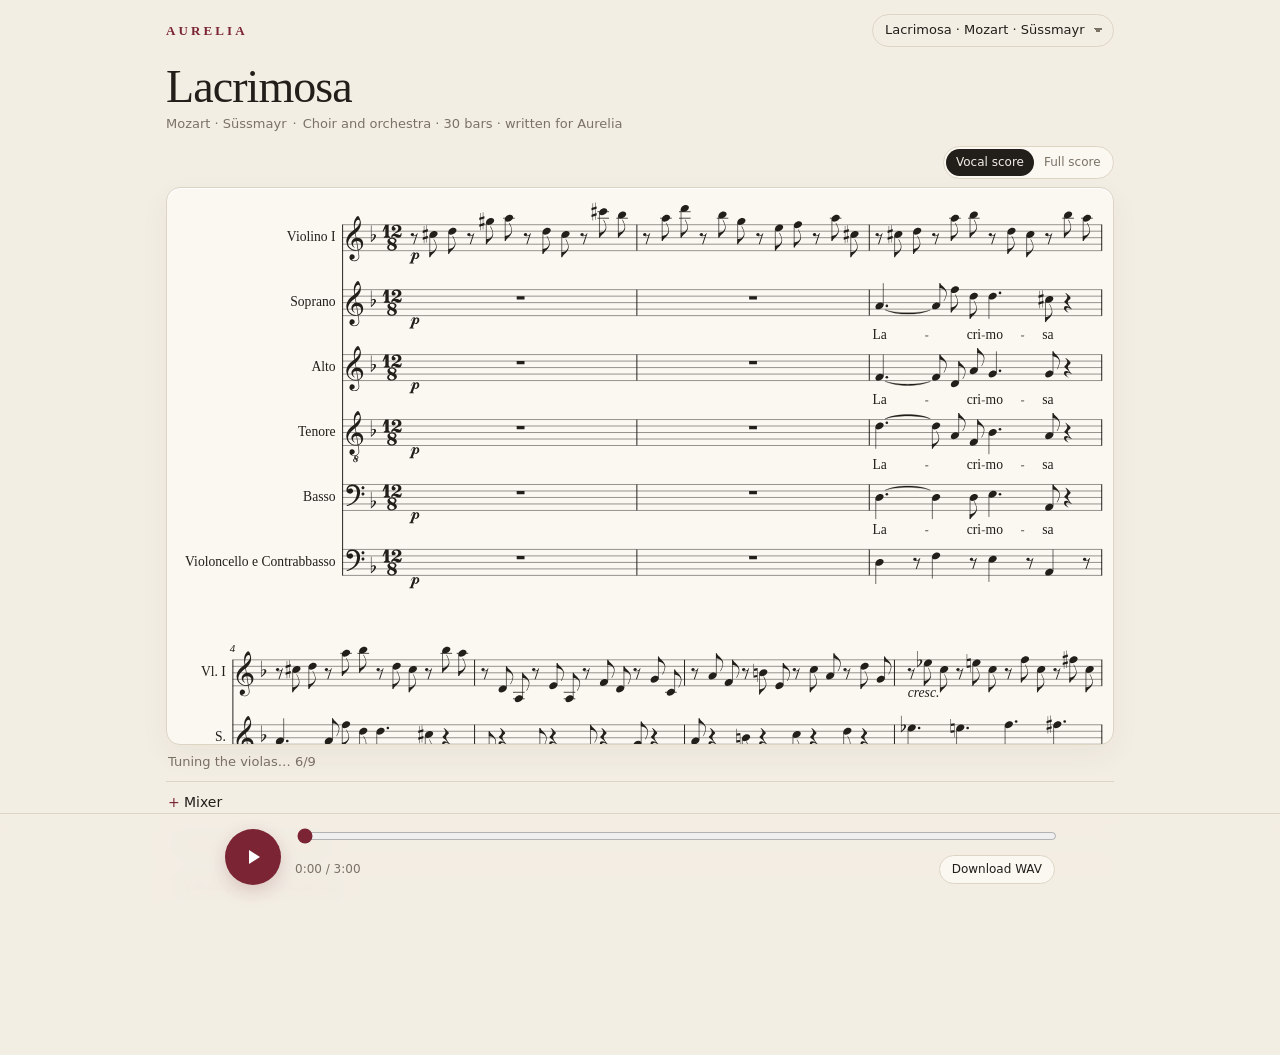
<file: index.html>
<!doctype html>
<html lang="en">
<head>
<meta charset="utf-8">
<meta name="viewport" content="width=device-width,initial-scale=1,viewport-fit=cover">
<title>Aurelia · a score-first browser orchestra</title>
<meta name="description" content="Aurelia reads a written score, engraves it, and performs it with sampled instruments in your browser. Audio downloads as WAV.">
<meta name="theme-color" content="#f3eee4">
<link rel="icon" href="favicon.svg" type="image/svg+xml">
<link rel="stylesheet" href="css/aurelia.css?v=4">
<script src="lib/verovio-toolkit-wasm.js" defer></script>
<script src="js/engine.js?v=4" defer></script>
<script src="js/app.js?v=4" defer></script>
</head>
<body>
<header class="top">
  <div class="brand">Aurelia</div>
  <select id="pick" aria-label="Choose a score"></select>
</header>
<main>
  <section class="piece">
    <h1 id="title">Lacrimosa</h1>
    <p class="by"><span id="by"></span><span class="dot">·</span><span id="note"></span></p>
  </section>
  <div class="scorewrap">
    <div class="seg" id="viewSeg" hidden>
      <button data-v="vocal" class="on">Vocal score</button><button data-v="full">Full score</button>
    </div>
    <div id="score" class="score" aria-label="Engraved score"></div>
  </div>
  <p id="status" class="status" role="status"></p>
  <details class="more">
    <summary>Mixer</summary>
    <div id="mixer" class="mixer"></div>
    <label class="check"><input type="checkbox" id="follow" checked> Page follows the music</label>
  </details>
  <details class="more" id="abcBox">
    <summary>Play your own score</summary>
    <p class="fine">Aurelia performs any written score. Open MusicXML (.musicxml, .xml, .mxl) or MEI, or type a tune in ABC. It does not guess a song from its name: something has to write the notes first.</p>
    <label class="filebtn">Open a score file<input type="file" id="file" accept=".musicxml,.xml,.mxl,.mei,.abc,.txt"></label>
    <textarea id="abc" spellcheck="false" aria-label="ABC notation">X:1
T:Scarborough Fair
M:3/4
L:1/4
K:Edor
D2 D | A2 A | E3/2 F/ E | D3 | z A c | d2 c | A B G | A3 |]</textarea>
    <button id="abcGo" class="ghost">Play this ABC</button>
  </details>
  <details class="more">
    <summary>What you are hearing</summary>
    <p class="fine">The music is read from a written score, never from a MIDI file or a recording. Strings, winds, brass and timpani are real instrument samples from the Versilian VSCO-2 Community Edition, and the piano is from the Versilian Community Sample Library. Both are CC0. The choir is synthesized from glottal pulses and vowel formants, because no clean choir samples are available. It is the weakest part and still sounds artificial. Engraving by Verovio. Full credits are in <a href="NOTICE.txt">NOTICE</a>.</p>
  </details>
</main>
<footer class="transport">
  <button id="play" class="play" aria-label="Play"><svg viewBox="0 0 24 24" class="i-play"><path d="M8 5v14l11-7z"/></svg><svg viewBox="0 0 24 24" class="i-pause"><path d="M7 5h4v14H7zM13 5h4v14h-4z"/></svg></button>
  <div class="bar">
    <input id="seek" type="range" min="0" max="1000" value="0" aria-label="Position">
    <div class="row"><span id="time" class="time">0:00 / 0:00</span><button id="wav" class="ghost small">Download WAV</button></div>
    <a id="saved" class="saved" hidden></a>
  </div>
</footer>
</body>
</html>
</file>
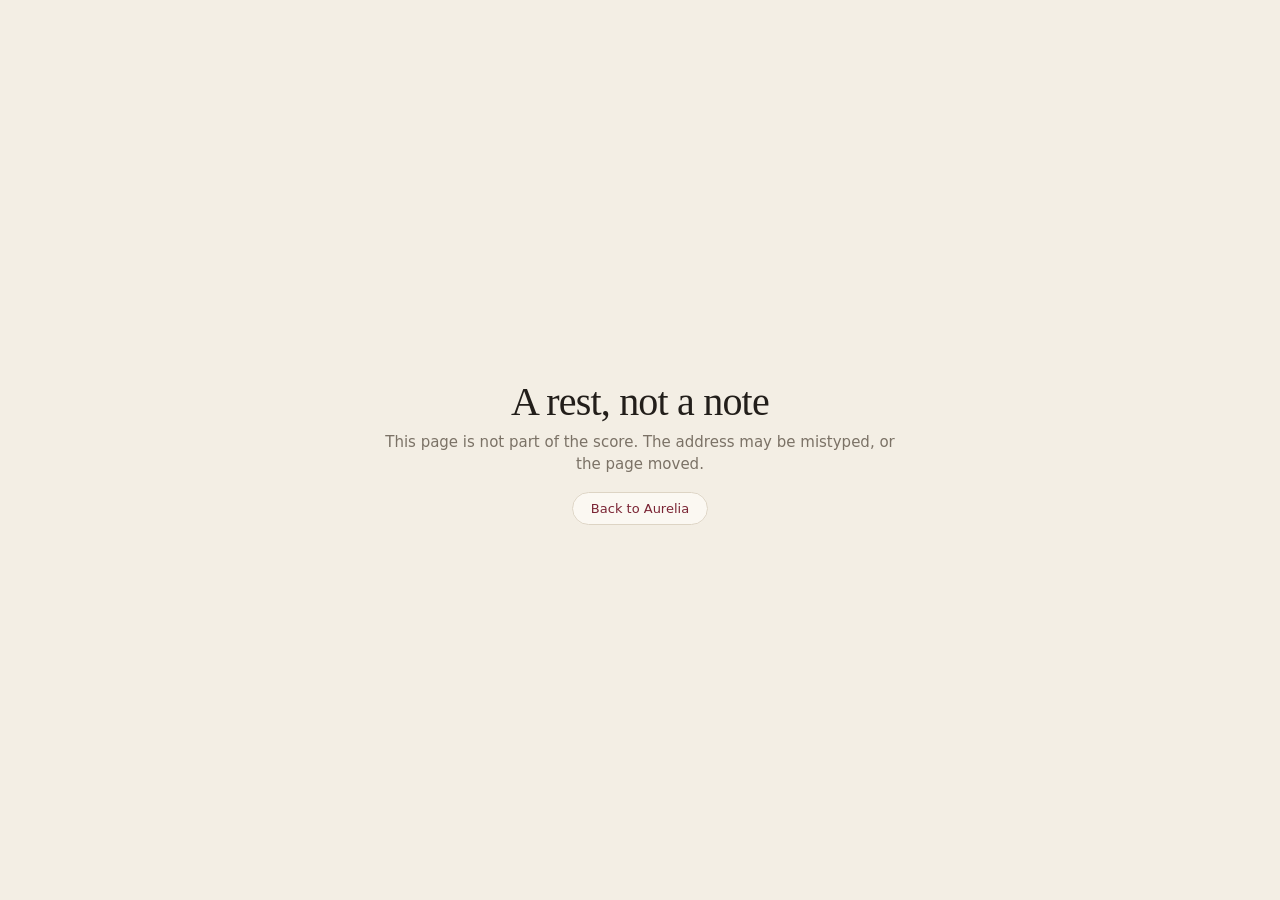
<file: 2-404.html>
<!doctype html>
<html lang="en">
<head>
<meta charset="utf-8">
<meta name="viewport" content="width=device-width,initial-scale=1">
<title>Page not found · Aurelia</title>
<meta name="description" content="This page is not part of the score. Head back to Aurelia to play some music.">
<link rel="icon" href="favicon.svg" type="image/svg+xml">
<style>
body{margin:0;min-height:100vh;display:grid;place-items:center;background:#f3eee4;color:#221e1a;font:15px/1.45 -apple-system,BlinkMacSystemFont,"Segoe UI",system-ui,sans-serif}
.card{text-align:center;padding:24px;max-width:34em}
h1{font:500 40px/1.1 "Iowan Old Style",ui-serif,Georgia,serif;letter-spacing:-.02em;margin:0 0 8px}
p{color:#7b7266;margin:0 0 22px}
a{font-size:13px;color:#7a2434;border:1px solid #ddd4c4;border-radius:999px;padding:8px 18px;text-decoration:none;background:#fbf8f2}
</style>
</head>
<body>
<div class="card">
<h1>A rest, not a note</h1>
<p>This page is not part of the score. The address may be mistyped, or the page moved.</p>
<a href="./">Back to Aurelia</a>
</div>
</body>
</html>
</file>
<file: css/aurelia.css>
:root{--paper:#f3eee4;--card:#fbf8f2;--ink:#221e1a;--muted:#7b7266;--line:#ddd4c4;--wine:#7a2434;--wine-soft:#7a243414}
*{box-sizing:border-box}
html,body{margin:0;background:var(--paper);color:var(--ink);font:15px/1.45 -apple-system,BlinkMacSystemFont,"Segoe UI",system-ui,sans-serif;-webkit-text-size-adjust:100%}
.top{display:flex;align-items:center;justify-content:space-between;gap:12px;padding:14px 16px 6px;max-width:980px;margin:auto}
.brand{font:600 13px/1 ui-serif,Georgia,serif;letter-spacing:.24em;text-transform:uppercase;color:var(--wine)}
select{font:inherit;font-size:13px;color:var(--ink);background:transparent;border:1px solid var(--line);border-radius:999px;padding:6px 28px 6px 12px;max-width:62vw;appearance:none;background-image:linear-gradient(45deg,transparent 50%,var(--muted) 50%),linear-gradient(135deg,var(--muted) 50%,transparent 50%);background-position:calc(100% - 15px) 50%,calc(100% - 10px) 50%;background-size:5px 5px;background-repeat:no-repeat}
main{max-width:980px;margin:auto;padding:0 16px 150px}
.piece h1{font:500 34px/1.05 "Iowan Old Style",ui-serif,Georgia,serif;letter-spacing:-.02em;margin:10px 0 4px}
.by{margin:0 0 12px;color:var(--muted);font-size:13px}.dot{margin:0 6px}
.scorewrap{position:relative}
.score{height:min(62vh,760px);overflow-y:auto;overflow-x:hidden;background:var(--card);border:1px solid var(--line);border-radius:14px;box-shadow:0 1px 0 #fff inset,0 10px 30px #3b2a1a0d;-webkit-overflow-scrolling:touch}
.score .page svg{display:block;width:100%;height:auto}
.score svg{color:var(--ink);fill:var(--ink)}
.score g.note.hl,.score g.note.hl *{fill:var(--wine)!important;stroke:var(--wine)!important;color:var(--wine)!important}
.score g.note.hl{filter:drop-shadow(0 0 3px #7a243455)}
.score g.note{cursor:pointer}
.seg{display:flex;width:max-content;margin:0 0 8px auto;background:#fbf8f2ee;border:1px solid var(--line);border-radius:999px;padding:2px;backdrop-filter:blur(6px)}
.seg button{font:inherit;font-size:12px;border:0;background:none;color:var(--muted);padding:5px 10px;border-radius:999px;cursor:pointer}
.seg button.on{background:var(--ink);color:var(--paper)}
.status{min-height:20px;margin:8px 2px;font-size:13px;color:var(--muted)}.status.err{color:var(--wine)}
.more{border-top:1px solid var(--line);padding:10px 2px}.more summary{cursor:pointer;font-size:14px;color:var(--ink);list-style:none}.more summary::before{content:"+";display:inline-block;width:16px;color:var(--wine)}.more[open] summary::before{content:"–"}
.mixer{display:grid;grid-template-columns:repeat(auto-fill,minmax(210px,1fr));gap:4px 18px;margin:10px 0}
.mix{display:flex;align-items:center;gap:10px;font-size:12px;color:var(--muted)}.mix span{flex:0 0 42%;white-space:nowrap;overflow:hidden;text-overflow:ellipsis}.mix input{flex:1}
input[type=range]{accent-color:var(--wine);width:100%}
.check{display:flex;gap:8px;align-items:center;font-size:13px;color:var(--muted);margin-top:6px}
.fine{font-size:13px;color:var(--muted);max-width:62ch}.fine a{color:var(--wine)}
textarea{width:100%;height:120px;font:12px/1.5 ui-monospace,Menlo,monospace;background:var(--card);border:1px solid var(--line);border-radius:10px;padding:10px;color:var(--ink);margin:8px 0}
.filebtn{display:inline-block;font-size:13px;border:1px solid var(--line);border-radius:999px;padding:7px 14px;cursor:pointer;background:var(--card)}.filebtn input{display:none}
.ghost{font:inherit;font-size:13px;border:1px solid var(--line);border-radius:999px;padding:7px 14px;background:var(--card);color:var(--ink);cursor:pointer}.ghost:disabled{opacity:.5}
.ghost.small{padding:5px 12px;font-size:12px}
.transport{position:fixed;left:0;right:0;bottom:0;display:flex;align-items:center;gap:14px;padding:12px 16px calc(12px + env(safe-area-inset-bottom));background:#f3eee4f2;border-top:1px solid var(--line);backdrop-filter:blur(10px)}
.transport>*{max-width:980px}
.play{flex:0 0 56px;height:56px;border-radius:50%;border:0;background:var(--wine);color:#fff;display:grid;place-items:center;cursor:pointer;box-shadow:0 6px 18px #7a243433}
.play svg{width:24px;height:24px;fill:#fff}.play .i-pause{display:none}.play.on .i-pause{display:block}.play.on .i-play{display:none}
.bar{flex:1;min-width:0}.row{display:flex;justify-content:space-between;align-items:center;margin-top:4px}
.time{font-size:12px;color:var(--muted);font-variant-numeric:tabular-nums}
.saved{display:block;font-size:12px;color:var(--wine);margin-top:4px;white-space:nowrap;overflow:hidden;text-overflow:ellipsis}
@media (min-width:720px){.piece h1{font-size:46px}.transport{justify-content:center}.bar{max-width:760px}}

.seg[hidden]{display:none}
</file>
